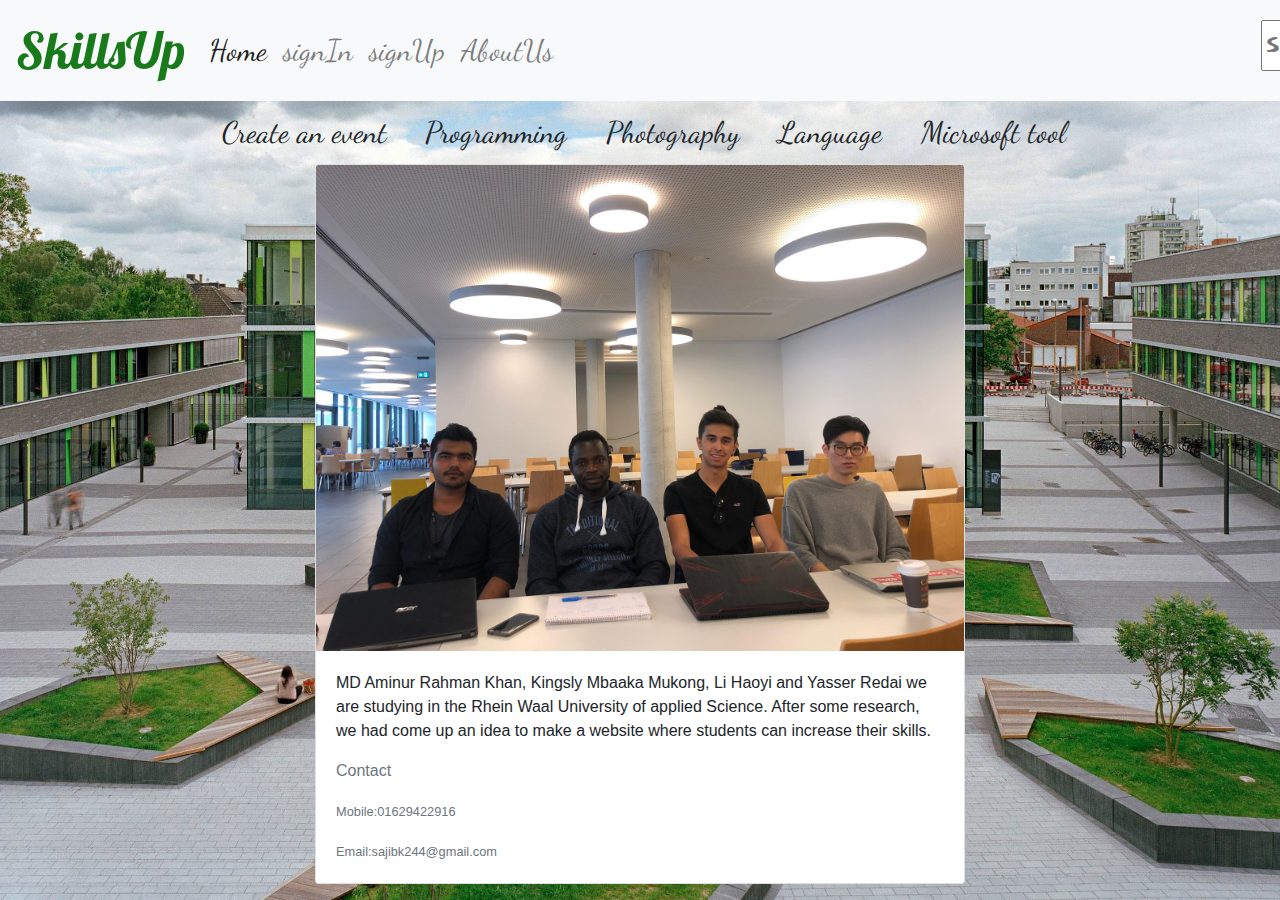
<file: aboutus.html>
<!doctype html>
<html lang="en">
  <head>
    <!-- Required meta tags -->
    <meta charset="utf-8">
    <meta name="viewport" content="width=device-width, initial-scale=1, shrink-to-fit=no">

    <!-- Bootstrap CSS -->
    <link rel="stylesheet" href="https://stackpath.bootstrapcdn.com/bootstrap/4.3.1/css/bootstrap.min.css" integrity="sha384-ggOyR0iXCbMQv3Xipma34MD+dH/1fQ784/j6cY/iJTQUOhcWr7x9JvoRxT2MZw1T" crossorigin="anonymous">
    <link rel="stylesheet" type="text/css" href="style.css">
    <link href="https://fonts.googleapis.com/css?family=Dancing+Script|Dokdo|Lobster" rel="stylesheet">

    <title>SkillsUp</title>
  </head>
  <body >
   <nav class="navbar navbar-expand-lg navbar-light bg-light" style="opacity: 1px;">
  <a class="navbar-brand" href="index.html" style="" id="logo">SkillsUp</a>
  <button class="navbar-toggler" type="button" data-toggle="collapse" data-target="#navbarNav" aria-controls="navbarNav" aria-expanded="false" aria-label="Toggle navigation">
    <span class="navbar-toggler-icon"></span>
  </button>
  <div class="collapse navbar-collapse" id="navbarNav">
    <ul class="navbar-nav" id="navbar">
      <li class="nav-item active">
        <a class="nav-link" href="index.html">Home <span class="sr-only">(current)</span></a>
      </li>
      <li class="nav-item ">
        <a class="nav-link" href="signin.html">signIn  <span class="sr-only">(current)</span></a>
        </li>
       <li class="nav-item ">
        <a class="nav-link" href="signup.html">signUp <span class="sr-only">(current)</span></a>
      </li>
      <li class="nav-item ">
        <a class="nav-link" href="aboutus.html">AboutUs<span class="sr-only">(current)</span></a>
      </li>
       <li class="nav-item" style="padding-left: 700px;">
        <input type="text" placeholder="Search..">
      </li>
    </ul>
  </div>
</nav>
 <div class="container">  
  <div class="container-fluid" style="padding-left: 120px">
     
    <a id="buttons" href="event.html" class="btn btn-lg">Create an event</a>
    <a id="buttons" href="page1.html" class="btn btn-lg active">Programming</a>
    <a id="buttons" href="page2.html" class="btn btn-lg">Photography</a>
    <a id="buttons" href="page3.html" class="btn btn-lg">Language</a>
    <a id="buttons" href="page5.html" class="btn btn-lg">Microsoft tool</a>


 <div id="about" class="card" style="width: 650px;">
  <img class="card-img-top" src="images/group.jpeg" alt="Card image cap">
  <div class="card-body">
    <p class="card-text">MD Aminur Rahman Khan, Kingsly Mbaaka Mukong, Li Haoyi and Yasser Redai we are studying in the Rhein Waal University of applied Science. After some research, we had come up an idea to make a website where students can increase their skills.</p>
     <p class="card-text text-muted">Contact</p>
      <p class="card-text"><small class="text-muted">Mobile:01629422916</small></p>
      <p class="card-text"><small class="text-muted">Email:sajibk244@gmail.com</small></p>
  </div>
</div>
   
 
</div>
 </div>

     
 



  




    <!-- Optional JavaScript -->
    <!-- jQuery first, then Popper.js, then Bootstrap JS -->
    <script src="https://code.jquery.com/jquery-3.3.1.slim.min.js" integrity="sha384-q8i/X+965DzO0rT7abK41JStQIAqVgRVzpbzo5smXKp4YfRvH+8abtTE1Pi6jizo" crossorigin="anonymous"></script>
    <script src="https://cdnjs.cloudflare.com/ajax/libs/popper.js/1.14.7/umd/popper.min.js" integrity="sha384-UO2eT0CpHqdSJQ6hJty5KVphtPhzWj9WO1clHTMGa3JDZwrnQq4sF86dIHNDz0W1" crossorigin="anonymous"></script>
    <script src="https://stackpath.bootstrapcdn.com/bootstrap/4.3.1/js/bootstrap.min.js" integrity="sha384-JjSmVgyd0p3pXB1rRibZUAYoIIy6OrQ6VrjIEaFf/nJGzIxFDsf4x0xIM+B07jRM" crossorigin="anonymous"></script>
  </body>
</html>
</file>
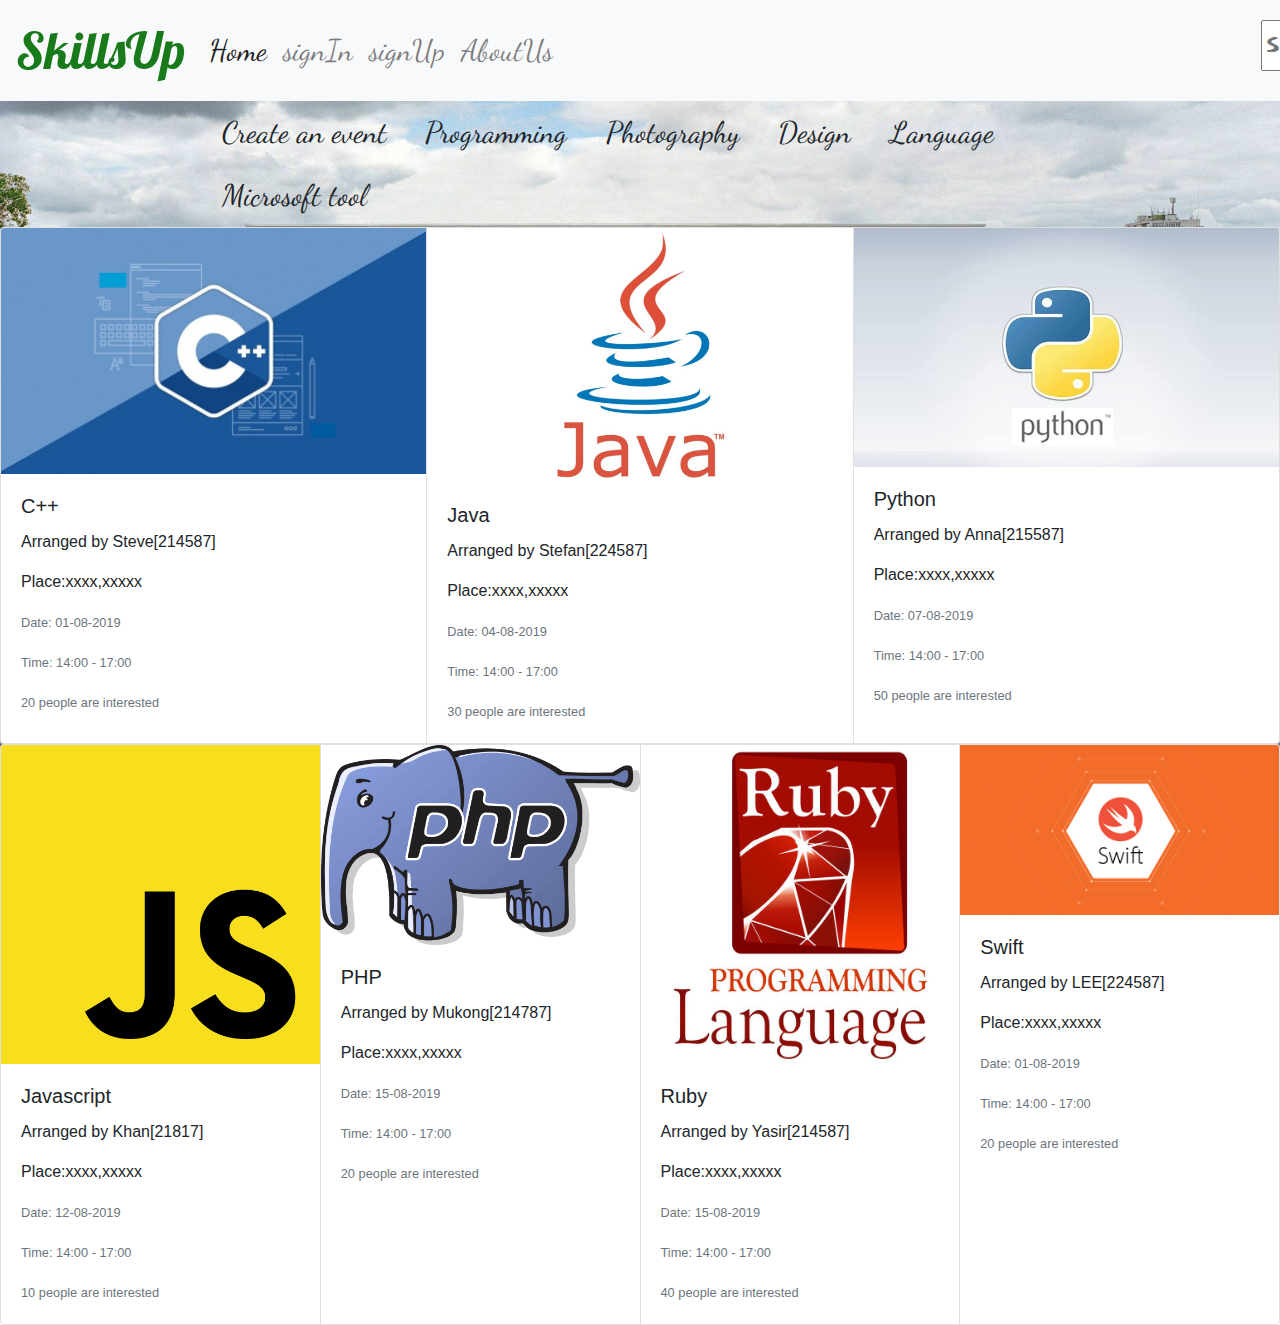
<file: page1.html>
<!doctype html>
<html lang="en">
  <head>
    <!-- Required meta tags -->
    <meta charset="utf-8">
    <meta name="viewport" content="width=device-width, initial-scale=1, shrink-to-fit=no">

    <!-- Bootstrap CSS -->
    <link rel="stylesheet" href="https://stackpath.bootstrapcdn.com/bootstrap/4.3.1/css/bootstrap.min.css" integrity="sha384-ggOyR0iXCbMQv3Xipma34MD+dH/1fQ784/j6cY/iJTQUOhcWr7x9JvoRxT2MZw1T" crossorigin="anonymous">
    <link rel="stylesheet" type="text/css" href="style.css">
    <link href="https://fonts.googleapis.com/css?family=Dancing+Script|Dokdo|Lobster" rel="stylesheet">

    <title>SkillsUp</title>
  </head>
  <body >
   <nav class="navbar navbar-expand-lg navbar-light bg-light" style="opacity: 1px;">
  <a class="navbar-brand" href="index.html" style="" id="logo">SkillsUp</a>
  <button class="navbar-toggler" type="button" data-toggle="collapse" data-target="#navbarNav" aria-controls="navbarNav" aria-expanded="false" aria-label="Toggle navigation">
    <span class="navbar-toggler-icon"></span>
  </button>
  <div class="collapse navbar-collapse" id="navbarNav">
    <ul class="navbar-nav" id="navbar">
      <li class="nav-item active">
        <a class="nav-link" href="index.html">Home <span class="sr-only">(current)</span></a>
      </li>
      <li class="nav-item ">
        <a class="nav-link" href="#">signIn  <span class="sr-only">(current)</span></a>
        </li>
       <li class="nav-item ">
        <a class="nav-link" href="#">signUp <span class="sr-only">(current)</span></a>
      </li>
      <li class="nav-item ">
        <a class="nav-link" href="#">AboutUs<span class="sr-only">(current)</span></a>
      </li>
       <li class="nav-item" style="padding-left: 700px;">
        <input type="text" placeholder="Search..">
      </li>
    </ul>
  </div>
</nav>

 <div class="container">  
  <div class="container-fluid" style="padding-left: 120px">
     
    <a id="buttons" href="event.html" class="btn btn-lg">Create an event</a>
    <a id="buttons" href="page1.html" class="btn btn-lg active">Programming</a>
    <a id="buttons" href="#" class="btn btn-lg">Photography</a>
    <a id="buttons" href="#" class="btn btn-lg">Design</a>
    <a id="buttons" href="#" class="btn btn-lg">Language</a>
    <a id="buttons" href="#" class="btn btn-lg">Microsoft tool</a>
   
 
</div>
 </div>
  


<div class="card-group">
  <div class="card">
    <img src="images/C++.jpg" class="card-img-top" alt="...">
    <div class="card-body">
      <h5 class="card-title">C++</h5>
      <p class="card-text">Arranged by Steve[214587]</p>
      <p class="card-text">Place:xxxx,xxxxx</p>
      <p class="card-text"><small class="text-muted">Date: 01-08-2019</small></p>
      <p class="card-text"><small class="text-muted">Time: 14:00 - 17:00</small></p>
      <p class="card-text"><small class="text-muted">20 people are interested</small></p>
    </div>
  </div>
  <div class="card">
    <img src="images/java.jpeg" class="card-img-top" alt="...">
    <div class="card-body">
      <h5 class="card-title">Java</h5>
       <p class="card-text">Arranged by Stefan[224587]</p>
      <p class="card-text">Place:xxxx,xxxxx</p>
      <p class="card-text"><small class="text-muted">Date: 04-08-2019</small></p>
      <p class="card-text"><small class="text-muted">Time: 14:00 - 17:00</small></p>
      <p class="card-text"><small class="text-muted">30 people are interested</small></p>
    </div>
  </div>
  <div class="card">
    <img src="images/python.jpg" class="card-img-top" alt="...">
    <div class="card-body">
      <h5 class="card-title">Python</h5>
       <p class="card-text">Arranged by Anna[215587]</p>
      <p class="card-text">Place:xxxx,xxxxx</p>
      <p class="card-text"><small class="text-muted">Date: 07-08-2019</small></p>
      <p class="card-text"><small class="text-muted">Time: 14:00 - 17:00</small></p>
      <p class="card-text"><small class="text-muted">50 people are interested</small></p>
    </div>
  </div>
</div>

<div class="card-group">
  <div class="card">
    <img src="images/javascript.webp" class="card-img-top" alt="...">
    <div class="card-body">
      <h5 class="card-title">Javascript</h5>
       <p class="card-text">Arranged by Khan[21817]</p>
      <p class="card-text">Place:xxxx,xxxxx</p>
      <p class="card-text"><small class="text-muted">Date: 12-08-2019</small></p>
      <p class="card-text"><small class="text-muted">Time: 14:00 - 17:00</small></p>
      <p class="card-text"><small class="text-muted">10 people are interested</small></p>
    </div>
  </div>
  <div class="card">
    <img src="images/php2.png" class="card-img-top" alt="...">
    <div class="card-body">
      <h5 class="card-title">PHP</h5>
       <p class="card-text">Arranged by Mukong[214787]</p>
      <p class="card-text">Place:xxxx,xxxxx</p>
      <p class="card-text"><small class="text-muted">Date: 15-08-2019</small></p>
      <p class="card-text"><small class="text-muted">Time: 14:00 - 17:00</small></p>
      <p class="card-text"><small class="text-muted">20 people are interested</small></p>
    </div>
  </div>
  <div class="card">
    <img src="images/ruby.jpg" class="card-img-top" alt="...">
    <div class="card-body">
      <h5 class="card-title">Ruby</h5>
       <p class="card-text">Arranged by Yasir[214587]</p>
      <p class="card-text">Place:xxxx,xxxxx</p>
      <p class="card-text"><small class="text-muted">Date: 15-08-2019</small></p>
      <p class="card-text"><small class="text-muted">Time: 14:00 - 17:00</small></p>
      <p class="card-text"><small class="text-muted">40 people are interested</small></p>
    </div>
  </div>
    <div class="card">
    <img src="images/swift.jpg" class="card-img-top" alt="...">
    <div class="card-body">
      <h5 class="card-title">Swift</h5>
       <p class="card-text">Arranged by LEE[224587]</p>
      <p class="card-text">Place:xxxx,xxxxx</p>
      <p class="card-text"><small class="text-muted">Date: 01-08-2019</small></p>
      <p class="card-text"><small class="text-muted">Time: 14:00 - 17:00</small></p>
      <p class="card-text"><small class="text-muted">20 people are interested</small></p>
    </div>
  </div>
</div>


    <!-- Optional JavaScript -->
    <!-- jQuery first, then Popper.js, then Bootstrap JS -->
    <script src="https://code.jquery.com/jquery-3.3.1.slim.min.js" integrity="sha384-q8i/X+965DzO0rT7abK41JStQIAqVgRVzpbzo5smXKp4YfRvH+8abtTE1Pi6jizo" crossorigin="anonymous"></script>
    <script src="https://cdnjs.cloudflare.com/ajax/libs/popper.js/1.14.7/umd/popper.min.js" integrity="sha384-UO2eT0CpHqdSJQ6hJty5KVphtPhzWj9WO1clHTMGa3JDZwrnQq4sF86dIHNDz0W1" crossorigin="anonymous"></script>
    <script src="https://stackpath.bootstrapcdn.com/bootstrap/4.3.1/js/bootstrap.min.js" integrity="sha384-JjSmVgyd0p3pXB1rRibZUAYoIIy6OrQ6VrjIEaFf/nJGzIxFDsf4x0xIM+B07jRM" crossorigin="anonymous"></script>
  </body>
</html>
</file>
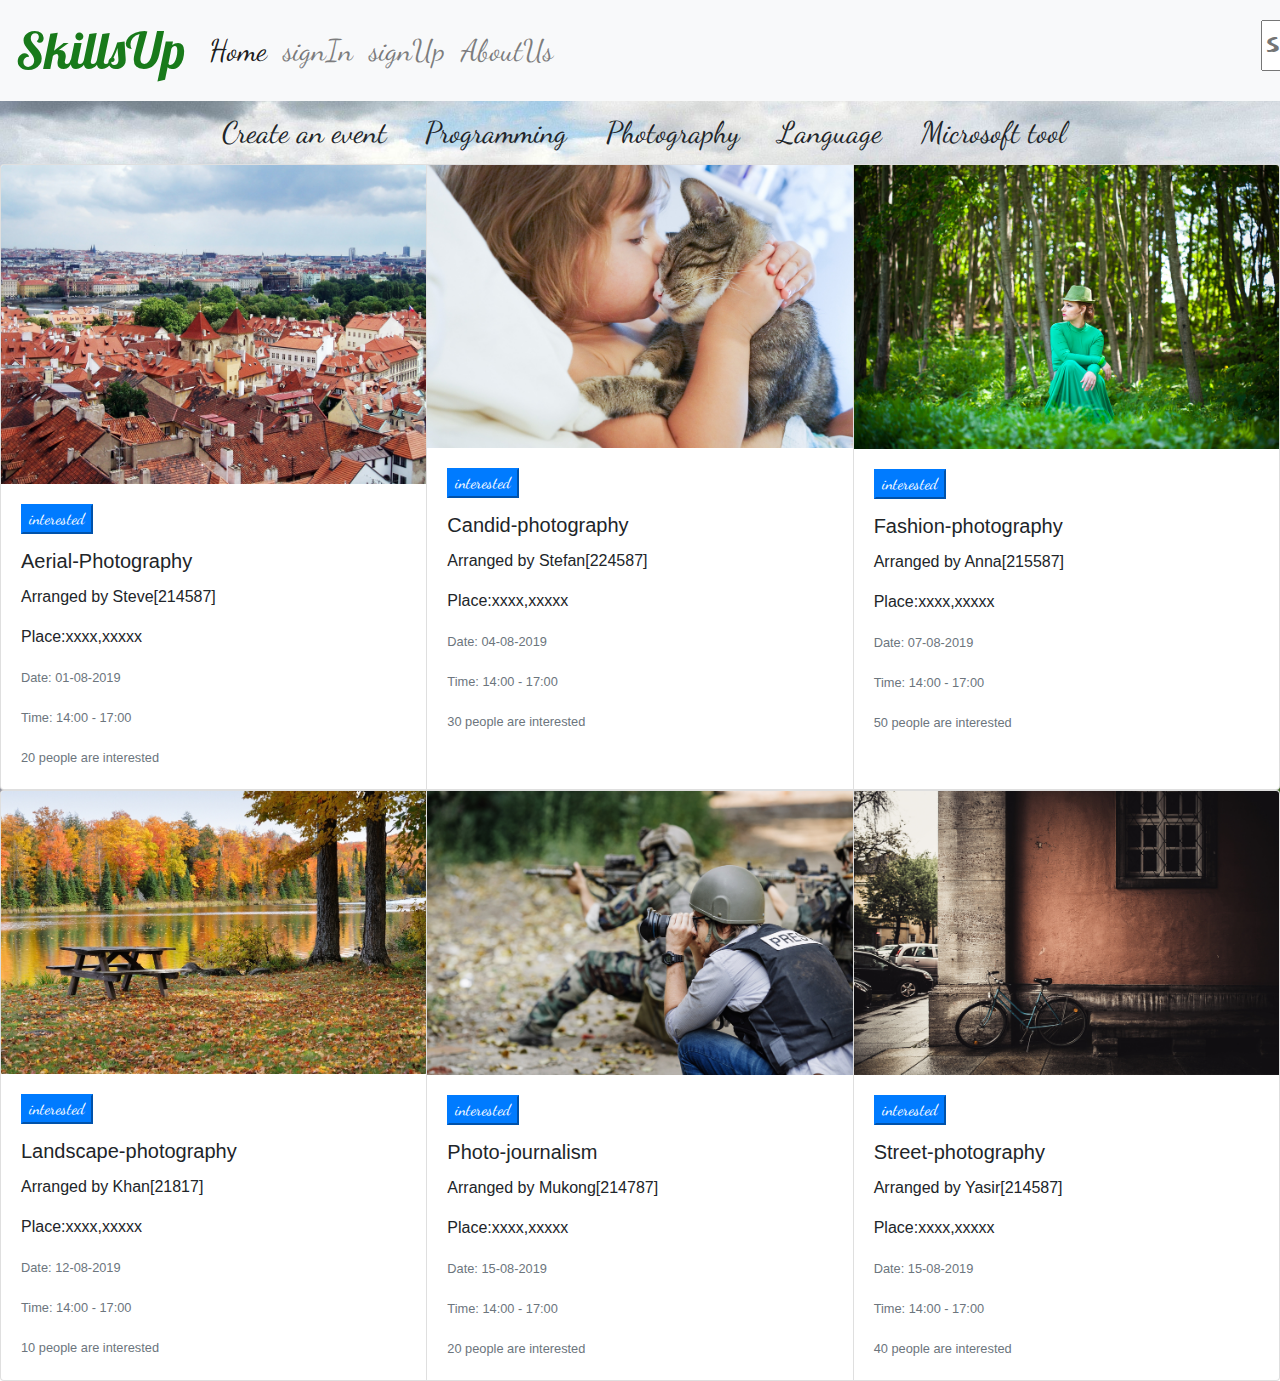
<file: page2.html>
<!doctype html>
<html lang="en">
  <head>
    <!-- Required meta tags -->
    <meta charset="utf-8">
    <meta name="viewport" content="width=device-width, initial-scale=1, shrink-to-fit=no">

    <!-- Bootstrap CSS -->
    <link rel="stylesheet" href="https://stackpath.bootstrapcdn.com/bootstrap/4.3.1/css/bootstrap.min.css" integrity="sha384-ggOyR0iXCbMQv3Xipma34MD+dH/1fQ784/j6cY/iJTQUOhcWr7x9JvoRxT2MZw1T" crossorigin="anonymous">
    <link rel="stylesheet" type="text/css" href="style.css">
    <link href="https://fonts.googleapis.com/css?family=Dancing+Script|Dokdo|Lobster" rel="stylesheet">

    <title>SkillsUp</title>
  </head>
  <body >
   <nav class="navbar navbar-expand-lg navbar-light bg-light" style="opacity: 1px;">
  <a class="navbar-brand" href="index.html" style="" id="logo">SkillsUp</a>
  <button class="navbar-toggler" type="button" data-toggle="collapse" data-target="#navbarNav" aria-controls="navbarNav" aria-expanded="false" aria-label="Toggle navigation">
    <span class="navbar-toggler-icon"></span>
  </button>
  <div class="collapse navbar-collapse" id="navbarNav">
    <ul class="navbar-nav" id="navbar">
      <li class="nav-item active">
        <a class="nav-link" href="index.html">Home <span class="sr-only">(current)</span></a>
      </li>
      <li class="nav-item ">
        <a class="nav-link" href="signin.html">signIn  <span class="sr-only">(current)</span></a>
        </li>
       <li class="nav-item ">
        <a class="nav-link" href="signup.html">signUp <span class="sr-only">(current)</span></a>
      </li>
      <li class="nav-item ">
        <a class="nav-link" href="aboutus.html">AboutUs<span class="sr-only">(current)</span></a>
      </li>
       <li class="nav-item" style="padding-left: 700px;">
        <input type="text" placeholder="Search..">
      </li>
    </ul>
  </div>
</nav>

 <div class="container">  
  <div class="container-fluid" style="padding-left: 120px">

    <a id="buttons" href="event.html" class="btn btn-lg">Create an event</a>
    <a id="buttons" href="page1.html" class="btn btn-lg active">Programming</a>
    <a id="buttons" href="page2.html" class="btn btn-lg">Photography</a>
    <a id="buttons" href="page3.html" class="btn btn-lg">Language</a>
    <a id="buttons" href="page5.html" class="btn btn-lg">Microsoft tool</a>
   
 
</div>
 </div>
  


<div class="card-group">
  <div class="card">
    <img src="images/Aerial-photography.jpg" class="card-img-top" alt="...">
    <div class="card-body">
      <button class="button btn-primary" style="margin-bottom:15px;">interested</button>
      <h5 class="card-title">Aerial-Photography</h5>
      <p class="card-text">Arranged by Steve[214587]</p>
      <p class="card-text">Place:xxxx,xxxxx</p>
      <p class="card-text"><small class="text-muted">Date: 01-08-2019</small></p>
      <p class="card-text"><small class="text-muted">Time: 14:00 - 17:00</small></p>
      <p class="card-text"><small class="text-muted">20 people are interested</small></p>
    </div>
  </div>
  <div class="card">
    <img src="images/Candid-photography.jpg" class="card-img-top" alt="...">
    <div class="card-body">
      <button class="button btn-primary" style="margin-bottom:15px;">interested</button>
      <h5 class="card-title">Candid-photography</h5>
       <p class="card-text">Arranged by Stefan[224587]</p>
      <p class="card-text">Place:xxxx,xxxxx</p>
      <p class="card-text"><small class="text-muted">Date: 04-08-2019</small></p>
      <p class="card-text"><small class="text-muted">Time: 14:00 - 17:00</small></p>
      <p class="card-text"><small class="text-muted">30 people are interested</small></p>
    </div>
  </div>
  <div class="card">
    <img src="images/Fashion-photography.jpg" class="card-img-top" alt="...">
    <div class="card-body">
      <button class="button btn-primary" style="margin-bottom:15px;">interested</button>
      <h5 class="card-title">Fashion-photography</h5>
       <p class="card-text">Arranged by Anna[215587]</p>
      <p class="card-text">Place:xxxx,xxxxx</p>
      <p class="card-text"><small class="text-muted">Date: 07-08-2019</small></p>
      <p class="card-text"><small class="text-muted">Time: 14:00 - 17:00</small></p>
      <p class="card-text"><small class="text-muted">50 people are interested</small></p>
    </div>
  </div>
</div>

<div class="card-group">
  <div class="card">
    <img src="images/Landscape-photography.jpg" class="card-img-top" alt="...">
    <div class="card-body">
      <button class="button btn-primary" style="margin-bottom:15px;">interested</button>
      <h5 class="card-title">Landscape-photography</h5>
       <p class="card-text">Arranged by Khan[21817]</p>
      <p class="card-text">Place:xxxx,xxxxx</p>
      <p class="card-text"><small class="text-muted">Date: 12-08-2019</small></p>
      <p class="card-text"><small class="text-muted">Time: 14:00 - 17:00</small></p>
      <p class="card-text"><small class="text-muted">10 people are interested</small></p>
    </div>
  </div>
  <div class="card">
    <img src="images/Photo-journalism.jpg" class="card-img-top" alt="...">
    <div class="card-body">
      <button class="button btn-primary" style="margin-bottom:15px;">interested</button>
      <h5 class="card-title">Photo-journalism</h5>
       <p class="card-text">Arranged by Mukong[214787]</p>
      <p class="card-text">Place:xxxx,xxxxx</p>
      <p class="card-text"><small class="text-muted">Date: 15-08-2019</small></p>
      <p class="card-text"><small class="text-muted">Time: 14:00 - 17:00</small></p>
      <p class="card-text"><small class="text-muted">20 people are interested</small></p>
    </div>
  </div>
  <div class="card">
    <img src="images/Street-photography.jpg" class="card-img-top" alt="...">
    <div class="card-body">
      <button class="button btn-primary" style="margin-bottom:15px;">interested</button>
      <h5 class="card-title">Street-photography</h5>
       <p class="card-text">Arranged by Yasir[214587]</p>
      <p class="card-text">Place:xxxx,xxxxx</p>
      <p class="card-text"><small class="text-muted">Date: 15-08-2019</small></p>
      <p class="card-text"><small class="text-muted">Time: 14:00 - 17:00</small></p>
      <p class="card-text"><small class="text-muted">40 people are interested</small></p>
    </div>
  </div>
 </div>


    <!-- Optional JavaScript -->
    <!-- jQuery first, then Popper.js, then Bootstrap JS -->
    <script src="https://code.jquery.com/jquery-3.3.1.slim.min.js" integrity="sha384-q8i/X+965DzO0rT7abK41JStQIAqVgRVzpbzo5smXKp4YfRvH+8abtTE1Pi6jizo" crossorigin="anonymous"></script>
    <script src="https://cdnjs.cloudflare.com/ajax/libs/popper.js/1.14.7/umd/popper.min.js" integrity="sha384-UO2eT0CpHqdSJQ6hJty5KVphtPhzWj9WO1clHTMGa3JDZwrnQq4sF86dIHNDz0W1" crossorigin="anonymous"></script>
    <script src="https://stackpath.bootstrapcdn.com/bootstrap/4.3.1/js/bootstrap.min.js" integrity="sha384-JjSmVgyd0p3pXB1rRibZUAYoIIy6OrQ6VrjIEaFf/nJGzIxFDsf4x0xIM+B07jRM" crossorigin="anonymous"></script>
  </body>
</html>
</file>
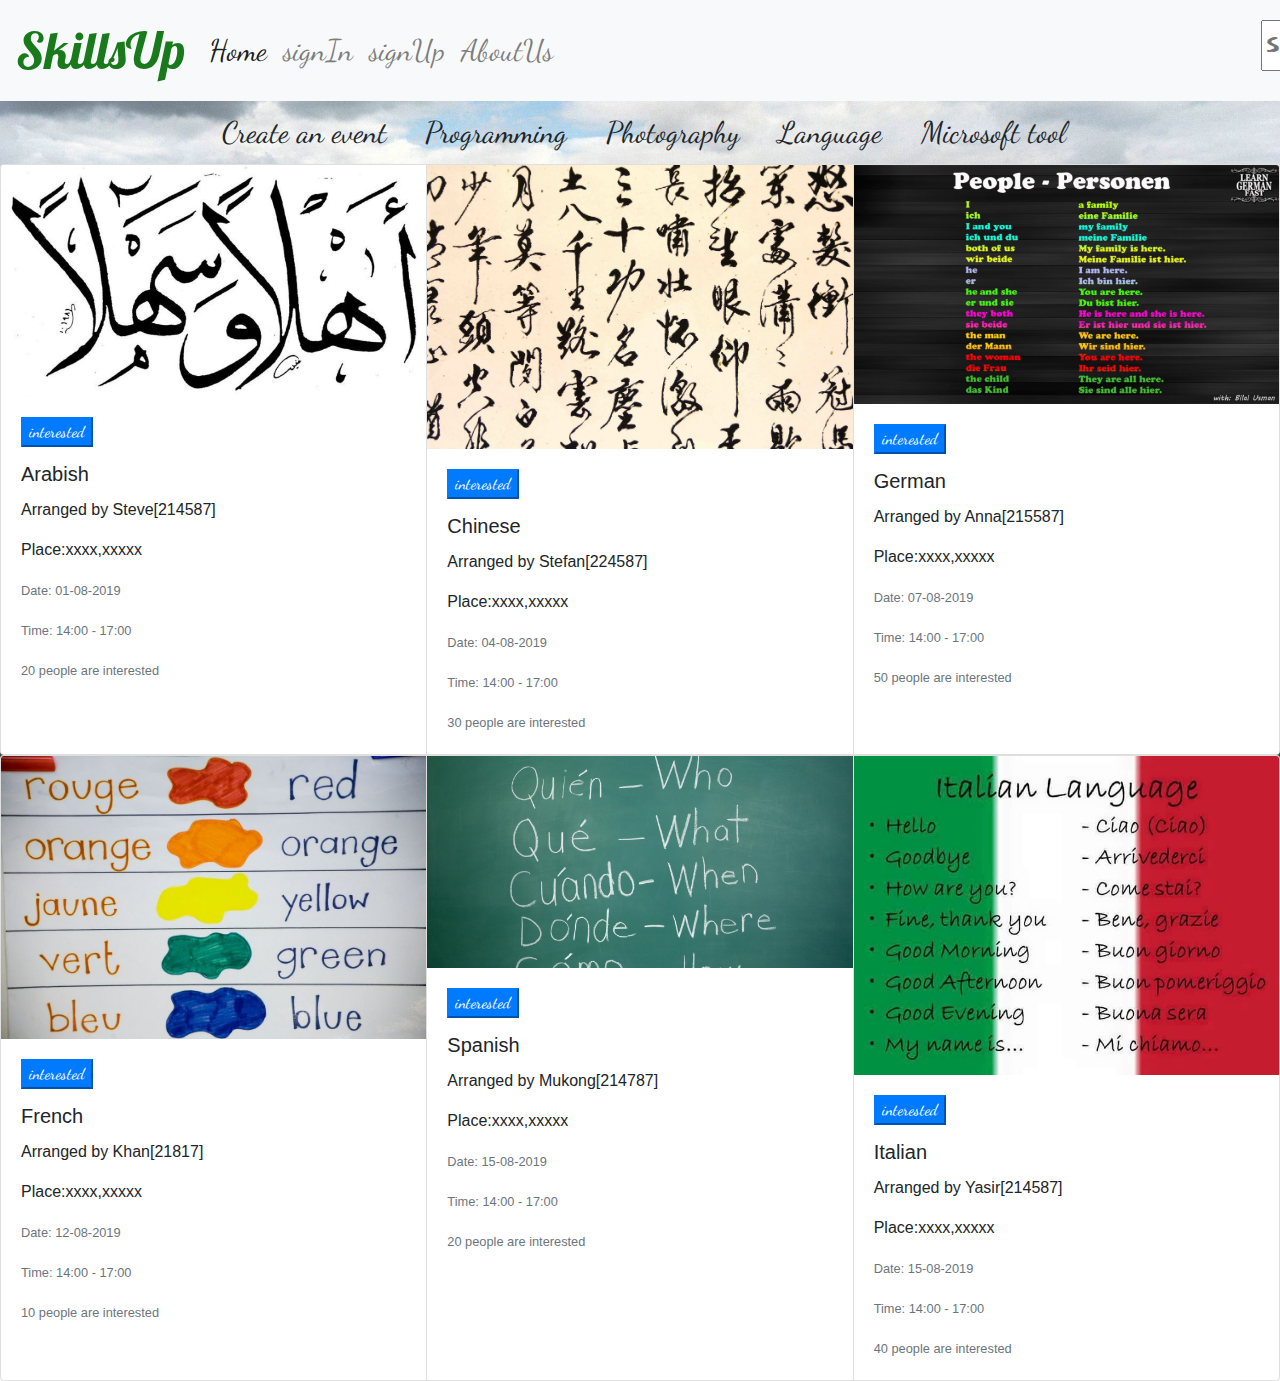
<file: page3.html>
<!doctype html>
<html lang="en">
  <head>
    <!-- Required meta tags -->
    <meta charset="utf-8">
    <meta name="viewport" content="width=device-width, initial-scale=1, shrink-to-fit=no">

    <!-- Bootstrap CSS -->
    <link rel="stylesheet" href="https://stackpath.bootstrapcdn.com/bootstrap/4.3.1/css/bootstrap.min.css" integrity="sha384-ggOyR0iXCbMQv3Xipma34MD+dH/1fQ784/j6cY/iJTQUOhcWr7x9JvoRxT2MZw1T" crossorigin="anonymous">
    <link rel="stylesheet" type="text/css" href="style.css">
    <link href="https://fonts.googleapis.com/css?family=Dancing+Script|Dokdo|Lobster" rel="stylesheet">

    <title>SkillsUp</title>
  </head>
  <body >
   <nav class="navbar navbar-expand-lg navbar-light bg-light" style="opacity: 1px;">
  <a class="navbar-brand" href="index.html" style="" id="logo">SkillsUp</a>
  <button class="navbar-toggler" type="button" data-toggle="collapse" data-target="#navbarNav" aria-controls="navbarNav" aria-expanded="false" aria-label="Toggle navigation">
    <span class="navbar-toggler-icon"></span>
  </button>
  <div class="collapse navbar-collapse" id="navbarNav">
    <ul class="navbar-nav" id="navbar">
      <li class="nav-item active">
        <a class="nav-link" href="index.html">Home <span class="sr-only">(current)</span></a>
      </li>
      <li class="nav-item ">
        <a class="nav-link" href="signin.html">signIn  <span class="sr-only">(current)</span></a>
        </li>
       <li class="nav-item ">
        <a class="nav-link" href="signup.html">signUp <span class="sr-only">(current)</span></a>
      </li>
      <li class="nav-item ">
        <a class="nav-link" href="aboutus.html">AboutUs<span class="sr-only">(current)</span></a>
      </li>
       <li class="nav-item" style="padding-left: 700px;">
        <input type="text" placeholder="Search..">
      </li>
    </ul>
  </div>
</nav>

 <div class="container">  
  <div class="container-fluid" style="padding-left: 120px">
    
    <a id="buttons" href="event.html" class="btn btn-lg">Create an event</a>
    <a id="buttons" href="page1.html" class="btn btn-lg active">Programming</a>
    <a id="buttons" href="page2.html" class="btn btn-lg">Photography</a>
    <a id="buttons" href="page3.html" class="btn btn-lg">Language</a>
    <a id="buttons" href="page5.html" class="btn btn-lg">Microsoft tool</a>
   
 
</div>
 </div>
  


<div class="card-group">
  <div class="card">
    <img src="images/Arabish.jpg" class="card-img-top" alt="...">
    <div class="card-body">
      <button class="button btn-primary" style="margin-bottom:15px;">interested</button>
      <h5 class="card-title">Arabish</h5>
      <p class="card-text">Arranged by Steve[214587]</p>
      <p class="card-text">Place:xxxx,xxxxx</p>
      <p class="card-text"><small class="text-muted">Date: 01-08-2019</small></p>
      <p class="card-text"><small class="text-muted">Time: 14:00 - 17:00</small></p>
      <p class="card-text"><small class="text-muted">20 people are interested</small></p>
    </div>
  </div>
  <div class="card">
    <img src="images/Chinese.jpg" class="card-img-top" alt="...">
    <div class="card-body">
       <button class="button btn-primary" style="margin-bottom:15px;">interested</button>
      <h5 class="card-title">Chinese</h5>
       <p class="card-text">Arranged by Stefan[224587]</p>
      <p class="card-text">Place:xxxx,xxxxx</p>
      <p class="card-text"><small class="text-muted">Date: 04-08-2019</small></p>
      <p class="card-text"><small class="text-muted">Time: 14:00 - 17:00</small></p>
      <p class="card-text"><small class="text-muted">30 people are interested</small></p>
    </div>
  </div>
  <div class="card">
    <img src="images/deutsch.jpg" class="card-img-top" alt="...">
    <div class="card-body">
      <button class="button btn-primary" style="margin-bottom:15px;">interested</button>
      <h5 class="card-title">German</h5>
       <p class="card-text">Arranged by Anna[215587]</p>
      <p class="card-text">Place:xxxx,xxxxx</p>
      <p class="card-text"><small class="text-muted">Date: 07-08-2019</small></p>
      <p class="card-text"><small class="text-muted">Time: 14:00 - 17:00</small></p>
      <p class="card-text"><small class="text-muted">50 people are interested</small></p>
    </div>
  </div>
</div>

<div class="card-group">
  <div class="card">
    <img src="images/French.jpg" class="card-img-top" alt="...">
    <div class="card-body">
      <button class="button btn-primary" style="margin-bottom:15px;">interested</button>
      <h5 class="card-title">French</h5>
       <p class="card-text">Arranged by Khan[21817]</p>
      <p class="card-text">Place:xxxx,xxxxx</p>
      <p class="card-text"><small class="text-muted">Date: 12-08-2019</small></p>
      <p class="card-text"><small class="text-muted">Time: 14:00 - 17:00</small></p>
      <p class="card-text"><small class="text-muted">10 people are interested</small></p>
    </div>
  </div>
  <div class="card">
    <img src="images/spanish.jpg" class="card-img-top" alt="...">
    <div class="card-body">
      <button class="button btn-primary" style="margin-bottom:15px;">interested</button>
      <h5 class="card-title">Spanish</h5>
       <p class="card-text">Arranged by Mukong[214787]</p>
      <p class="card-text">Place:xxxx,xxxxx</p>
      <p class="card-text"><small class="text-muted">Date: 15-08-2019</small></p>
      <p class="card-text"><small class="text-muted">Time: 14:00 - 17:00</small></p>
      <p class="card-text"><small class="text-muted">20 people are interested</small></p>
    </div>
  </div>
  <div class="card">
    <img src="images/Italian.jpg" class="card-img-top" alt="...">
    <div class="card-body">
       <button class="button btn-primary" style="margin-bottom:15px;">interested</button>
      <h5 class="card-title">Italian</h5>
       <p class="card-text">Arranged by Yasir[214587]</p>
      <p class="card-text">Place:xxxx,xxxxx</p>
      <p class="card-text"><small class="text-muted">Date: 15-08-2019</small></p>
      <p class="card-text"><small class="text-muted">Time: 14:00 - 17:00</small></p>
      <p class="card-text"><small class="text-muted">40 people are interested</small></p>
    </div>
  </div>
 </div>


    <!-- Optional JavaScript -->
    <!-- jQuery first, then Popper.js, then Bootstrap JS -->
    <script src="https://code.jquery.com/jquery-3.3.1.slim.min.js" integrity="sha384-q8i/X+965DzO0rT7abK41JStQIAqVgRVzpbzo5smXKp4YfRvH+8abtTE1Pi6jizo" crossorigin="anonymous"></script>
    <script src="https://cdnjs.cloudflare.com/ajax/libs/popper.js/1.14.7/umd/popper.min.js" integrity="sha384-UO2eT0CpHqdSJQ6hJty5KVphtPhzWj9WO1clHTMGa3JDZwrnQq4sF86dIHNDz0W1" crossorigin="anonymous"></script>
    <script src="https://stackpath.bootstrapcdn.com/bootstrap/4.3.1/js/bootstrap.min.js" integrity="sha384-JjSmVgyd0p3pXB1rRibZUAYoIIy6OrQ6VrjIEaFf/nJGzIxFDsf4x0xIM+B07jRM" crossorigin="anonymous"></script>
  </body>
</html>
</file>
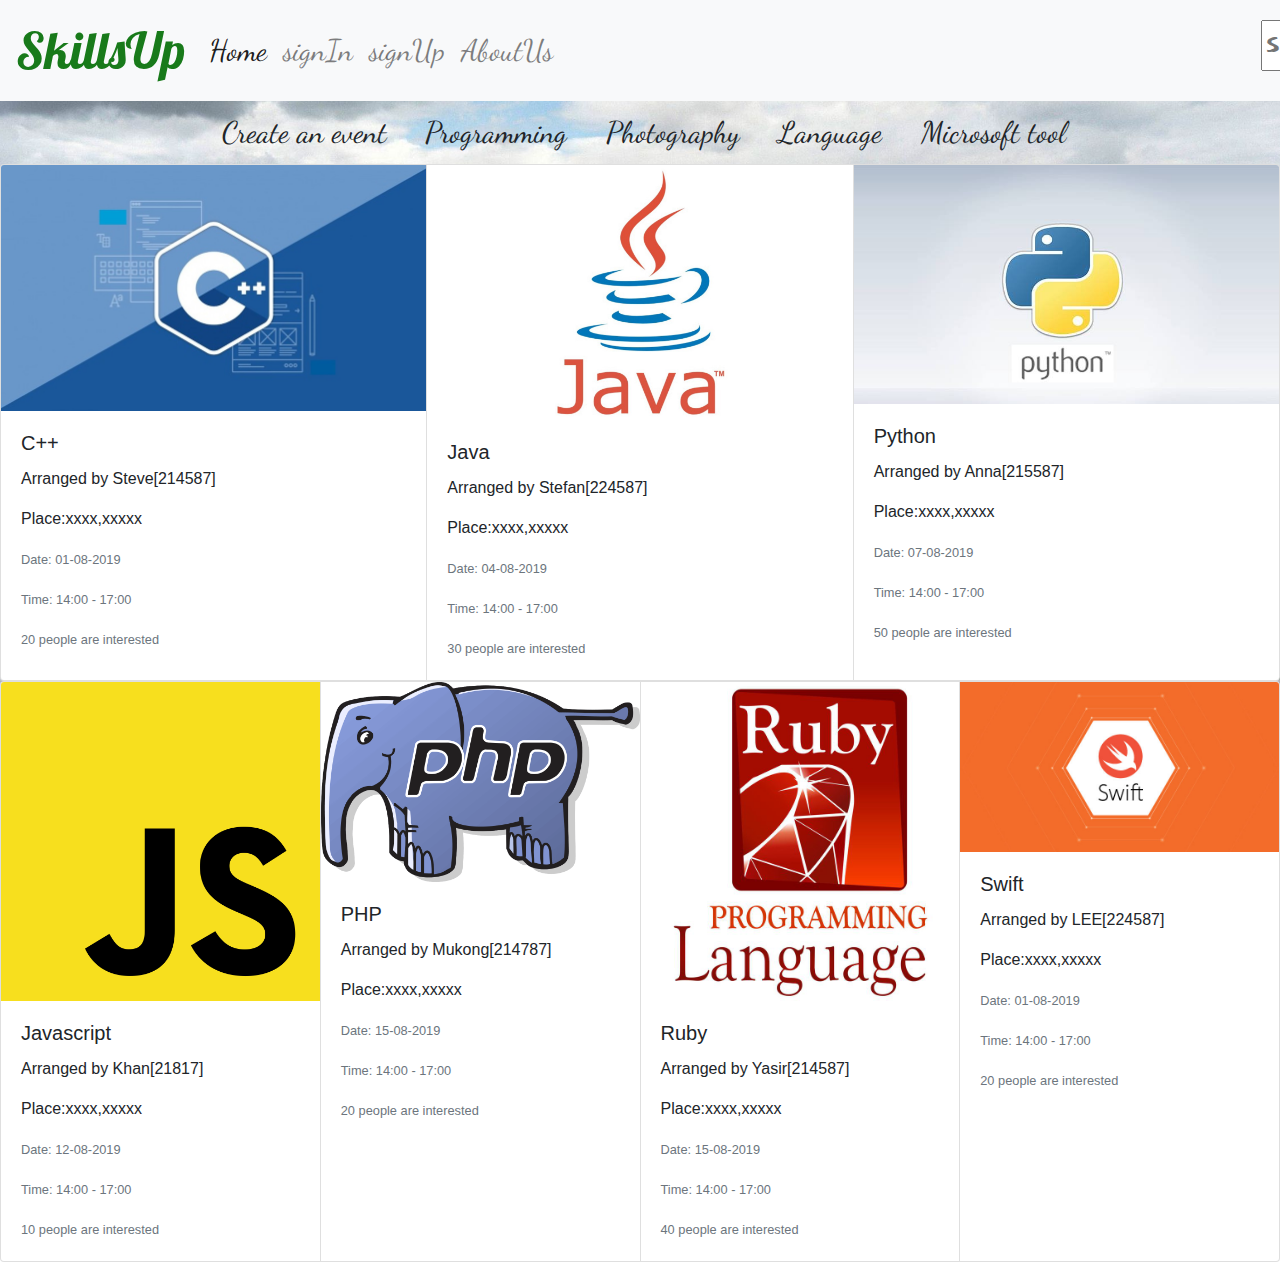
<file: page4.html>
<!doctype html>
<html lang="en">
  <head>
    <!-- Required meta tags -->
    <meta charset="utf-8">
    <meta name="viewport" content="width=device-width, initial-scale=1, shrink-to-fit=no">

    <!-- Bootstrap CSS -->
    <link rel="stylesheet" href="https://stackpath.bootstrapcdn.com/bootstrap/4.3.1/css/bootstrap.min.css" integrity="sha384-ggOyR0iXCbMQv3Xipma34MD+dH/1fQ784/j6cY/iJTQUOhcWr7x9JvoRxT2MZw1T" crossorigin="anonymous">
    <link rel="stylesheet" type="text/css" href="style.css">
    <link href="https://fonts.googleapis.com/css?family=Dancing+Script|Dokdo|Lobster" rel="stylesheet">

    <title>SkillsUp</title>
  </head>
  <body >
   <nav class="navbar navbar-expand-lg navbar-light bg-light" style="opacity: 1px;">
  <a class="navbar-brand" href="index.html" style="" id="logo">SkillsUp</a>
  <button class="navbar-toggler" type="button" data-toggle="collapse" data-target="#navbarNav" aria-controls="navbarNav" aria-expanded="false" aria-label="Toggle navigation">
    <span class="navbar-toggler-icon"></span>
  </button>
  <div class="collapse navbar-collapse" id="navbarNav">
    <ul class="navbar-nav" id="navbar">
      <li class="nav-item active">
        <a class="nav-link" href="index.html">Home <span class="sr-only">(current)</span></a>
      </li>
      <li class="nav-item ">
        <a class="nav-link" href="signin.html">signIn  <span class="sr-only">(current)</span></a>
        </li>
       <li class="nav-item ">
        <a class="nav-link" href="signup.html">signUp <span class="sr-only">(current)</span></a>
      </li>
      <li class="nav-item ">
        <a class="nav-link" href="aboutus.html">AboutUs<span class="sr-only">(current)</span></a>
      </li>
       <li class="nav-item" style="padding-left: 700px;">
        <input type="text" placeholder="Search..">
      </li>
    </ul>
  </div>
</nav>

 <div class="container">  
  <div class="container-fluid" style="padding-left: 120px">
     
    
    <a id="buttons" href="event.html" class="btn btn-lg">Create an event</a>
    <a id="buttons" href="page1.html" class="btn btn-lg active">Programming</a>
    <a id="buttons" href="page2.html" class="btn btn-lg">Photography</a>
    <a id="buttons" href="page3.html" class="btn btn-lg">Language</a>
    <a id="buttons" href="page5.html" class="btn btn-lg">Microsoft tool</a>
   
 
</div>
 </div>
  


<div class="card-group">
  <div class="card">
    <img src="images/C++.jpg" class="card-img-top" alt="...">
    <div class="card-body">
      <h5 class="card-title">C++</h5>
      <p class="card-text">Arranged by Steve[214587]</p>
      <p class="card-text">Place:xxxx,xxxxx</p>
      <p class="card-text"><small class="text-muted">Date: 01-08-2019</small></p>
      <p class="card-text"><small class="text-muted">Time: 14:00 - 17:00</small></p>
      <p class="card-text"><small class="text-muted">20 people are interested</small></p>
    </div>
  </div>
  <div class="card">
    <img src="images/java.jpeg" class="card-img-top" alt="...">
    <div class="card-body">
      <h5 class="card-title">Java</h5>
       <p class="card-text">Arranged by Stefan[224587]</p>
      <p class="card-text">Place:xxxx,xxxxx</p>
      <p class="card-text"><small class="text-muted">Date: 04-08-2019</small></p>
      <p class="card-text"><small class="text-muted">Time: 14:00 - 17:00</small></p>
      <p class="card-text"><small class="text-muted">30 people are interested</small></p>
    </div>
  </div>
  <div class="card">
    <img src="images/python.jpg" class="card-img-top" alt="...">
    <div class="card-body">
      <h5 class="card-title">Python</h5>
       <p class="card-text">Arranged by Anna[215587]</p>
      <p class="card-text">Place:xxxx,xxxxx</p>
      <p class="card-text"><small class="text-muted">Date: 07-08-2019</small></p>
      <p class="card-text"><small class="text-muted">Time: 14:00 - 17:00</small></p>
      <p class="card-text"><small class="text-muted">50 people are interested</small></p>
    </div>
  </div>
</div>

<div class="card-group">
  <div class="card">
    <img src="images/javascript.webp" class="card-img-top" alt="...">
    <div class="card-body">
      <h5 class="card-title">Javascript</h5>
       <p class="card-text">Arranged by Khan[21817]</p>
      <p class="card-text">Place:xxxx,xxxxx</p>
      <p class="card-text"><small class="text-muted">Date: 12-08-2019</small></p>
      <p class="card-text"><small class="text-muted">Time: 14:00 - 17:00</small></p>
      <p class="card-text"><small class="text-muted">10 people are interested</small></p>
    </div>
  </div>
  <div class="card">
    <img src="images/php2.png" class="card-img-top" alt="...">
    <div class="card-body">
      <h5 class="card-title">PHP</h5>
       <p class="card-text">Arranged by Mukong[214787]</p>
      <p class="card-text">Place:xxxx,xxxxx</p>
      <p class="card-text"><small class="text-muted">Date: 15-08-2019</small></p>
      <p class="card-text"><small class="text-muted">Time: 14:00 - 17:00</small></p>
      <p class="card-text"><small class="text-muted">20 people are interested</small></p>
    </div>
  </div>
  <div class="card">
    <img src="images/ruby.jpg" class="card-img-top" alt="...">
    <div class="card-body">
      <h5 class="card-title">Ruby</h5>
       <p class="card-text">Arranged by Yasir[214587]</p>
      <p class="card-text">Place:xxxx,xxxxx</p>
      <p class="card-text"><small class="text-muted">Date: 15-08-2019</small></p>
      <p class="card-text"><small class="text-muted">Time: 14:00 - 17:00</small></p>
      <p class="card-text"><small class="text-muted">40 people are interested</small></p>
    </div>
  </div>
    <div class="card">
    <img src="images/swift.jpg" class="card-img-top" alt="...">
    <div class="card-body">
      <h5 class="card-title">Swift</h5>
       <p class="card-text">Arranged by LEE[224587]</p>
      <p class="card-text">Place:xxxx,xxxxx</p>
      <p class="card-text"><small class="text-muted">Date: 01-08-2019</small></p>
      <p class="card-text"><small class="text-muted">Time: 14:00 - 17:00</small></p>
      <p class="card-text"><small class="text-muted">20 people are interested</small></p>
    </div>
  </div>
</div>


    <!-- Optional JavaScript -->
    <!-- jQuery first, then Popper.js, then Bootstrap JS -->
    <script src="https://code.jquery.com/jquery-3.3.1.slim.min.js" integrity="sha384-q8i/X+965DzO0rT7abK41JStQIAqVgRVzpbzo5smXKp4YfRvH+8abtTE1Pi6jizo" crossorigin="anonymous"></script>
    <script src="https://cdnjs.cloudflare.com/ajax/libs/popper.js/1.14.7/umd/popper.min.js" integrity="sha384-UO2eT0CpHqdSJQ6hJty5KVphtPhzWj9WO1clHTMGa3JDZwrnQq4sF86dIHNDz0W1" crossorigin="anonymous"></script>
    <script src="https://stackpath.bootstrapcdn.com/bootstrap/4.3.1/js/bootstrap.min.js" integrity="sha384-JjSmVgyd0p3pXB1rRibZUAYoIIy6OrQ6VrjIEaFf/nJGzIxFDsf4x0xIM+B07jRM" crossorigin="anonymous"></script>
  </body>
</html>
</file>
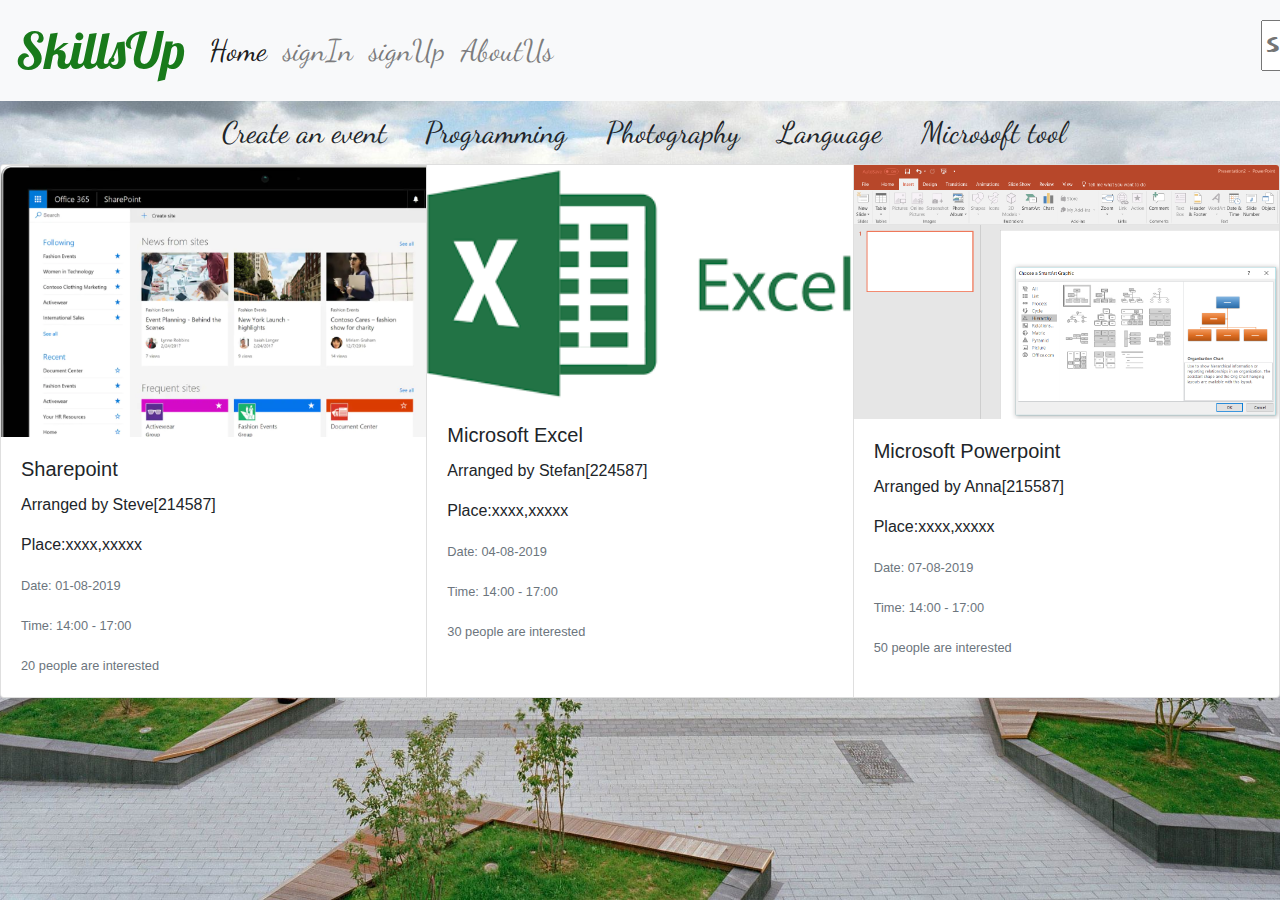
<file: page5.html>
<!doctype html>
<html lang="en">
  <head>
    <!-- Required meta tags -->
    <meta charset="utf-8">
    <meta name="viewport" content="width=device-width, initial-scale=1, shrink-to-fit=no">

    <!-- Bootstrap CSS -->
    <link rel="stylesheet" href="https://stackpath.bootstrapcdn.com/bootstrap/4.3.1/css/bootstrap.min.css" integrity="sha384-ggOyR0iXCbMQv3Xipma34MD+dH/1fQ784/j6cY/iJTQUOhcWr7x9JvoRxT2MZw1T" crossorigin="anonymous">
    <link rel="stylesheet" type="text/css" href="style.css">
    <link href="https://fonts.googleapis.com/css?family=Dancing+Script|Dokdo|Lobster" rel="stylesheet">

    <title>SkillsUp</title>
  </head>
  <body >
   <nav class="navbar navbar-expand-lg navbar-light bg-light" style="opacity: 1px;">
  <a class="navbar-brand" href="index.html" style="" id="logo">SkillsUp</a>
  <button class="navbar-toggler" type="button" data-toggle="collapse" data-target="#navbarNav" aria-controls="navbarNav" aria-expanded="false" aria-label="Toggle navigation">
    <span class="navbar-toggler-icon"></span>
  </button>
  <div class="collapse navbar-collapse" id="navbarNav">
    <ul class="navbar-nav" id="navbar">
      <li class="nav-item active">
        <a class="nav-link" href="index.html">Home <span class="sr-only">(current)</span></a>
      </li>
      <li class="nav-item ">
        <a class="nav-link" href="signin.html">signIn  <span class="sr-only">(current)</span></a>
        </li>
       <li class="nav-item ">
        <a class="nav-link" href="signup.html">signUp <span class="sr-only">(current)</span></a>
      </li>
      <li class="nav-item ">
        <a class="nav-link" href="aboutus.html">AboutUs<span class="sr-only">(current)</span></a>
      </li>
       <li class="nav-item" style="padding-left: 700px;">
        <input type="text" placeholder="Search..">
      </li>
    </ul>
  </div>
</nav>

 <div class="container">  
  <div class="container-fluid" style="padding-left: 120px">
     
    
    
    <a id="buttons" href="event.html" class="btn btn-lg">Create an event</a>
    <a id="buttons" href="page1.html" class="btn btn-lg active">Programming</a>
    <a id="buttons" href="page2.html" class="btn btn-lg">Photography</a>
    <a id="buttons" href="page3.html" class="btn btn-lg">Language</a>
    <a id="buttons" href="page5.html" class="btn btn-lg">Microsoft tool</a>
   
 
</div>
 </div>
  


<div class="card-group">
  
  <div class="card">
    <img src="images/sharepoint.webp" class="card-img-top" alt="...">
    <div class="card-body">
      <h5 class="card-title">Sharepoint</h5>
      <p class="card-text">Arranged by Steve[214587]</p>
      <p class="card-text">Place:xxxx,xxxxx</p>
      <p class="card-text"><small class="text-muted">Date: 01-08-2019</small></p>
      <p class="card-text"><small class="text-muted">Time: 14:00 - 17:00</small></p>
      <p class="card-text"><small class="text-muted">20 people are interested</small></p>
    </div>
  </div>
  <div class="card">
    <img src="images/xl3.png" class="card-img-top" alt="...">
    <div class="card-body">
      <h5 class="card-title">Microsoft Excel</h5>
       <p class="card-text">Arranged by Stefan[224587]</p>
      <p class="card-text">Place:xxxx,xxxxx</p>
      <p class="card-text"><small class="text-muted">Date: 04-08-2019</small></p>
      <p class="card-text"><small class="text-muted">Time: 14:00 - 17:00</small></p>
      <p class="card-text"><small class="text-muted">30 people are interested</small></p>
    </div>
  </div>
  <div class="card">
    <img src="images/powerpoint.png" class="card-img-top" alt="...">
    <div class="card-body">
      <h5 class="card-title">Microsoft Powerpoint</h5>
       <p class="card-text">Arranged by Anna[215587]</p>
      <p class="card-text">Place:xxxx,xxxxx</p>
      <p class="card-text"><small class="text-muted">Date: 07-08-2019</small></p>
      <p class="card-text"><small class="text-muted">Time: 14:00 - 17:00</small></p>
      <p class="card-text"><small class="text-muted">50 people are interested</small></p>
    </div>
  </div>
</div>



    <!-- Optional JavaScript -->
    <!-- jQuery first, then Popper.js, then Bootstrap JS -->
    <script src="https://code.jquery.com/jquery-3.3.1.slim.min.js" integrity="sha384-q8i/X+965DzO0rT7abK41JStQIAqVgRVzpbzo5smXKp4YfRvH+8abtTE1Pi6jizo" crossorigin="anonymous"></script>
    <script src="https://cdnjs.cloudflare.com/ajax/libs/popper.js/1.14.7/umd/popper.min.js" integrity="sha384-UO2eT0CpHqdSJQ6hJty5KVphtPhzWj9WO1clHTMGa3JDZwrnQq4sF86dIHNDz0W1" crossorigin="anonymous"></script>
    <script src="https://stackpath.bootstrapcdn.com/bootstrap/4.3.1/js/bootstrap.min.js" integrity="sha384-JjSmVgyd0p3pXB1rRibZUAYoIIy6OrQ6VrjIEaFf/nJGzIxFDsf4x0xIM+B07jRM" crossorigin="anonymous"></script>
  </body>
</html>
</file>
<file: style.css>
body{
	background: url(images/rheinWaal1.jpeg) no-repeat center center fixed;
	webkit-background-size: cover;
  	moz-background-size: cover;
    o-background-size: cover;
  	background-size: cover;
  	opacity:25; 
  }

a{
	text-decoration: none;
	font-family: 'Dancing Script', cursive;


}

button{
	text-decoration: none;
	font-family: 'Dancing Script', cursive;
}

#logo{
	font-family: 'Lobster', cursive;
	font-size: 50px;
	color: #187a1a
}

#navbar{
	font-family: 'Dokdo', cursive;
	font-size: 30px;
	
}

#buttons{
	font-color: black;
	font-size: 30px;
}

#about{
	float: center;
	margin-left: 110px;
}
</file>
